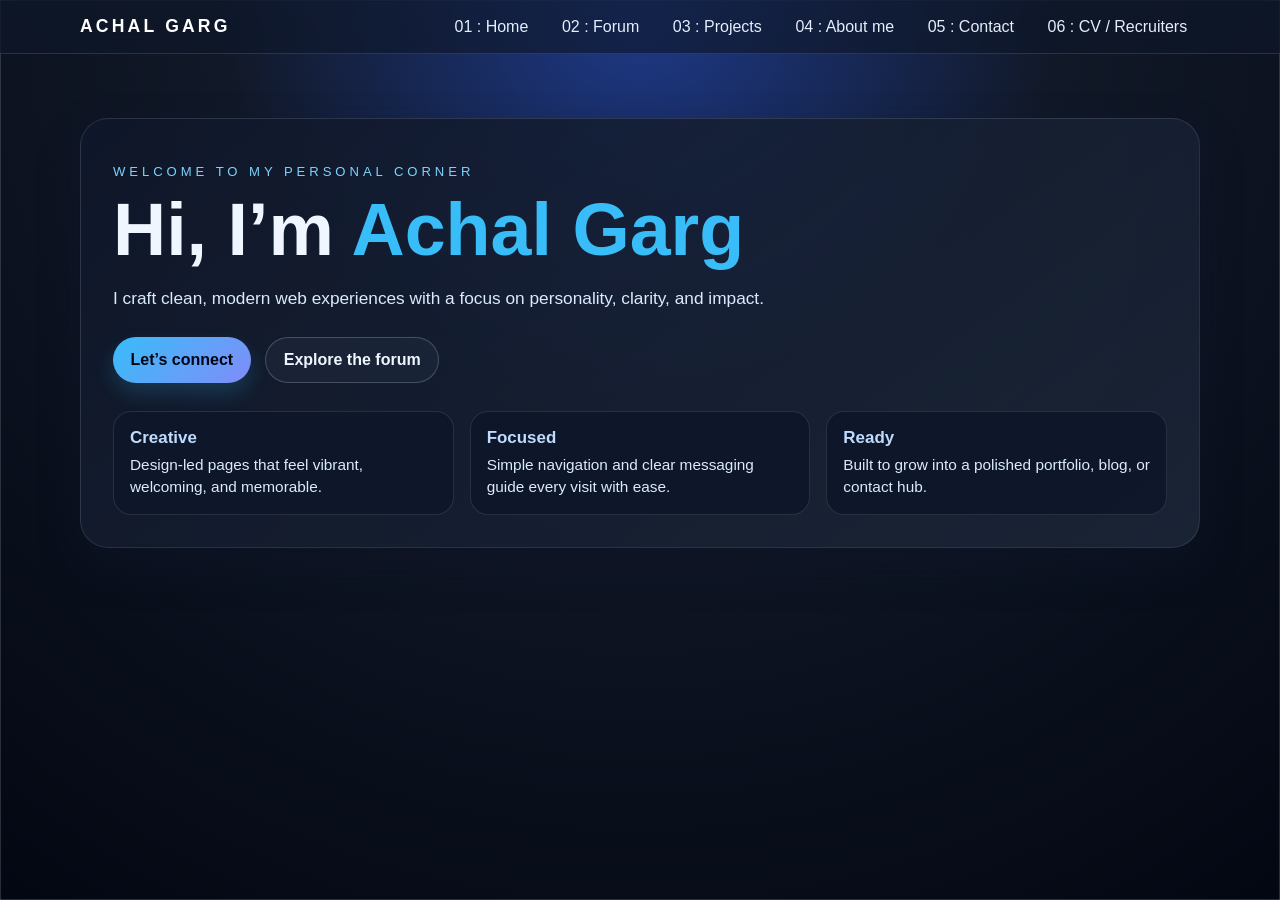
<file: templates/index.html>
<!DOCTYPE html>
<html lang="en">

<head>
  <meta charset="UTF-8">
  <meta name="viewport" content="width=device-width, initial-scale=1.0">
  <meta name="robots" content="index, follow">
  <title>Achal Garg | Creative Developer</title>
  <link rel="stylesheet" type="text/css" href="../static/style.css">
  <link rel="shortcut icon" href="{{ url_for('static', filename='iconlight.ico') }}">
</head>

<body>
  <div id="site-border-left"></div>
  <div id="site-border-right"></div>
  <div id="site-border-top"></div>
  <div id="site-border-bottom"></div>

  <header class="site-header">
    <nav class="nav-shell">
      <a class="brand" href="./index.html">Achal Garg</a>
      <ul class="nav-links">
        <li><a href="./index.html">01 : Home</a></li>
        <li><a href="./forum.html">02 : Forum</a></li>
        <li><a href="./projects.html">03 : Projects</a></li>
        <li><a href="./world.html">04 : About me</a></li>
        <li><a href="./contact.html">05 : Contact</a></li>
        <li><a href="./cv.html">06 : CV / Recruiters</a></li>
      </ul>
    </nav>
  </header>

  <main class="hero-page">
    <section class="hero-card">
      <p class="eyebrow">Welcome to my personal corner</p>
      <h1>Hi, I’m <span>Achal Garg</span></h1>
      <p class="lead">I craft clean, modern web experiences with a focus on personality, clarity, and impact.</p>

      <div class="hero-actions">
        <a class="btn btn-primary" href="./contact.html">Let’s connect</a>
        <a class="btn btn-secondary" href="./forum.html">Explore the forum</a>
      </div>

      <div class="feature-grid">
        <article class="mini-card">
          <h2>Creative</h2>
          <p>Design-led pages that feel vibrant, welcoming, and memorable.</p>
        </article>
        <article class="mini-card">
          <h2>Focused</h2>
          <p>Simple navigation and clear messaging guide every visit with ease.</p>
        </article>
        <article class="mini-card">
          <h2>Ready</h2>
          <p>Built to grow into a polished portfolio, blog, or contact hub.</p>
        </article>
      </div>
    </section>
  </main>

  <script src="../static/script.js"></script>
</body>

</html>
</file>
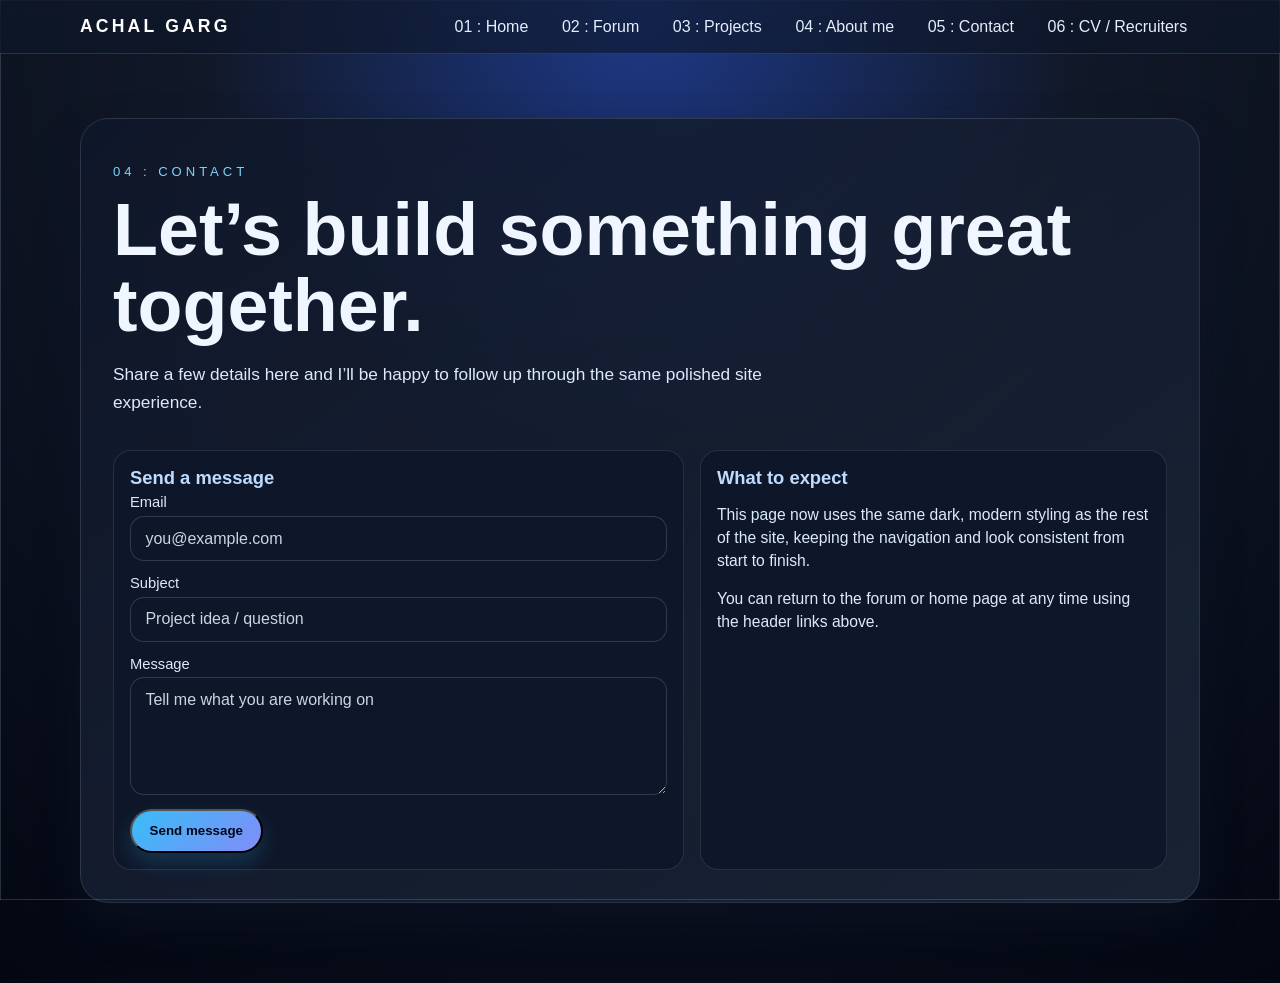
<file: templates/contact.html>
<!DOCTYPE html>
<html lang="en">

<head>
  <meta charset="UTF-8">
  <meta name="viewport" content="width=device-width, initial-scale=1.0">
  <meta name="robots" content="index, follow">
  <title>Achal Garg | Contact</title>
  <link rel="stylesheet" type="text/css" href="../static/style.css">
  <link rel="shortcut icon" href="{{ url_for('static', filename='iconlight.ico') }}">
</head>

<body>
  <div id="site-border-left"></div>
  <div id="site-border-right"></div>
  <div id="site-border-top"></div>
  <div id="site-border-bottom"></div>

  <header class="site-header">
    <nav class="nav-shell">
      <a class="brand" href="./index.html">Achal Garg</a>
      <ul class="nav-links">
        <li><a href="./index.html">01 : Home</a></li>
        <li><a href="./forum.html">02 : Forum</a></li>
        <li><a href="./projects.html">03 : Projects</a></li>
        <li><a href="./world.html">04 : About me</a></li>
        <li><a href="./contact.html">05 : Contact</a></li>
        <li><a href="./cv.html">06 : CV / Recruiters</a></li>
      </ul>
    </nav>
  </header>

  <main class="hero-page">
    <section class="hero-card contact-card">
      <div>
        <p class="eyebrow">04 : Contact</p>
        <h1>Let’s build something great together.</h1>
        <p class="lead">Share a few details here and I’ll be happy to follow up through the same polished site
          experience.</p>
      </div>

      <div class="contact-grid">
        <form action="submit_form" method="post" class="form-panel">
          <h2>Send a message</h2>
          <div class="field-group">
            <label for="email">Email</label>
            <input name="email" type="email" id="email" placeholder="you@example.com" required>
          </div>
          <div class="field-group">
            <label for="subject">Subject</label>
            <input name="subject" type="text" id="subject" placeholder="Project idea / question" required>
          </div>
          <div class="field-group">
            <label for="message">Message</label>
            <textarea name="message" id="message" rows="5" placeholder="Tell me what you are working on"
              required></textarea>
          </div>
          <button type="submit" class="btn btn-primary">Send message</button>
        </form>

        <aside class="info-panel">
          <h2>What to expect</h2>
          <p class="note-text">This page now uses the same dark, modern styling as the rest of the site, keeping the
            navigation and look consistent from start to finish.</p>
          <p class="note-text">You can return to the forum or home page at any time using the header links above.</p>
        </aside>
      </div>
    </section>
  </main>

  <script src="../static/script.js"></script>
</body>

</html>
</file>
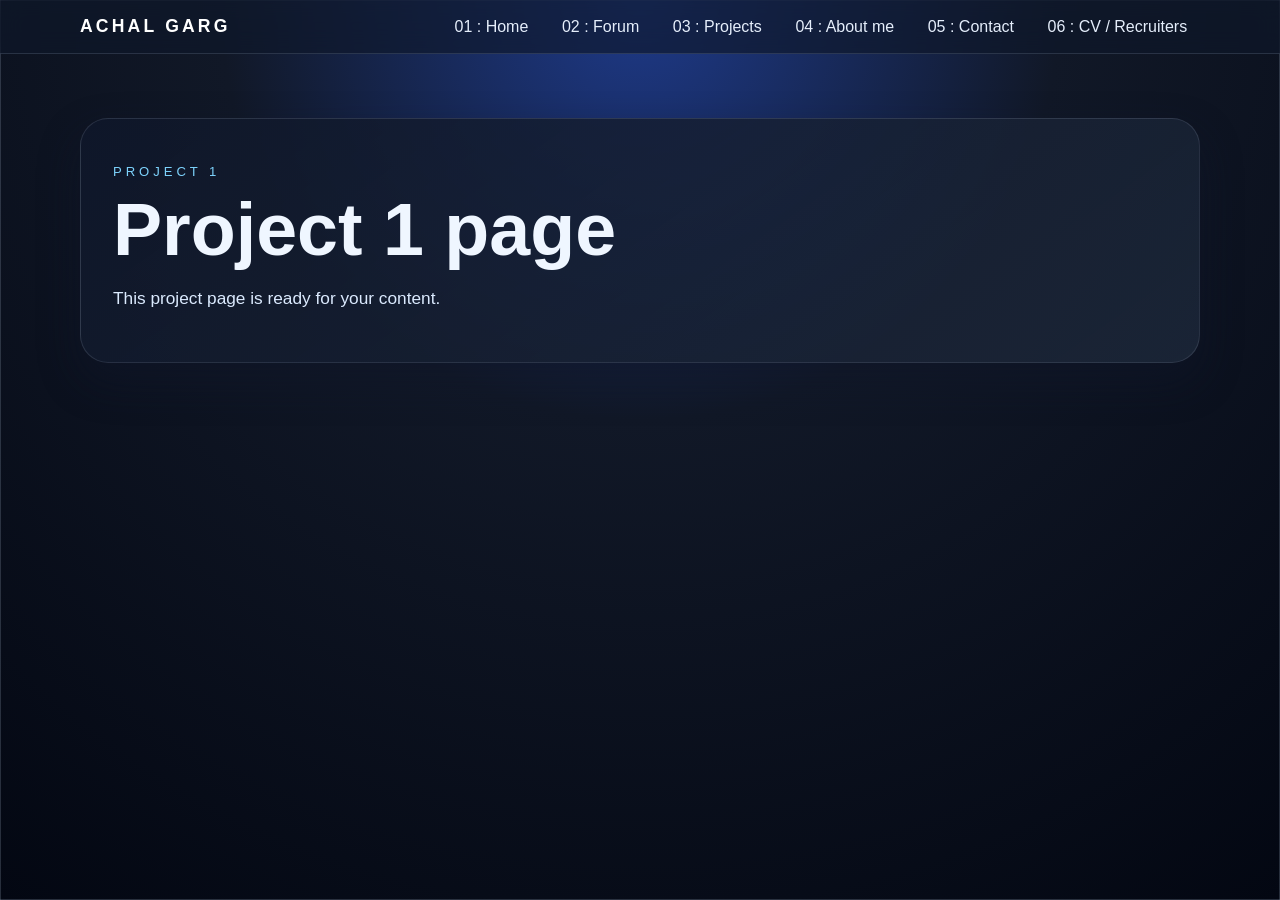
<file: templates/project1.html>
<!DOCTYPE html>
<html lang="en">

<head>
    <meta charset="UTF-8">
    <meta name="viewport" content="width=device-width, initial-scale=1.0">
    <title>Project 1 | Achal Garg</title>
    <link rel="stylesheet" type="text/css" href="../static/style.css">
    <link rel="shortcut icon" href="{{ url_for('static', filename='iconlight.ico') }}">
</head>

<body>
    <div id="site-border-left"></div>
    <div id="site-border-right"></div>
    <div id="site-border-top"></div>
    <div id="site-border-bottom"></div>

    <header class="site-header">
        <nav class="nav-shell">
            <a class="brand" href="./index.html">Achal Garg</a>
            <ul class="nav-links">
                <li><a href="./index.html">01 : Home</a></li>
                <li><a href="./forum.html">02 : Forum</a></li>
                <li><a href="./projects.html">03 : Projects</a></li>
                <li><a href="./world.html">04 : About me</a></li>
                <li><a href="./contact.html">05 : Contact</a></li>
                <li><a href="./cv.html">06 : CV / Recruiters</a></li>
            </ul>
        </nav>
    </header>

    <main class="hero-page">
        <section class="hero-card">
            <p class="eyebrow">Project 1</p>
            <h1>Project 1 page</h1>
            <p class="lead">This project page is ready for your content.</p>
        </section>
    </main>
</body>

</html>
</file>
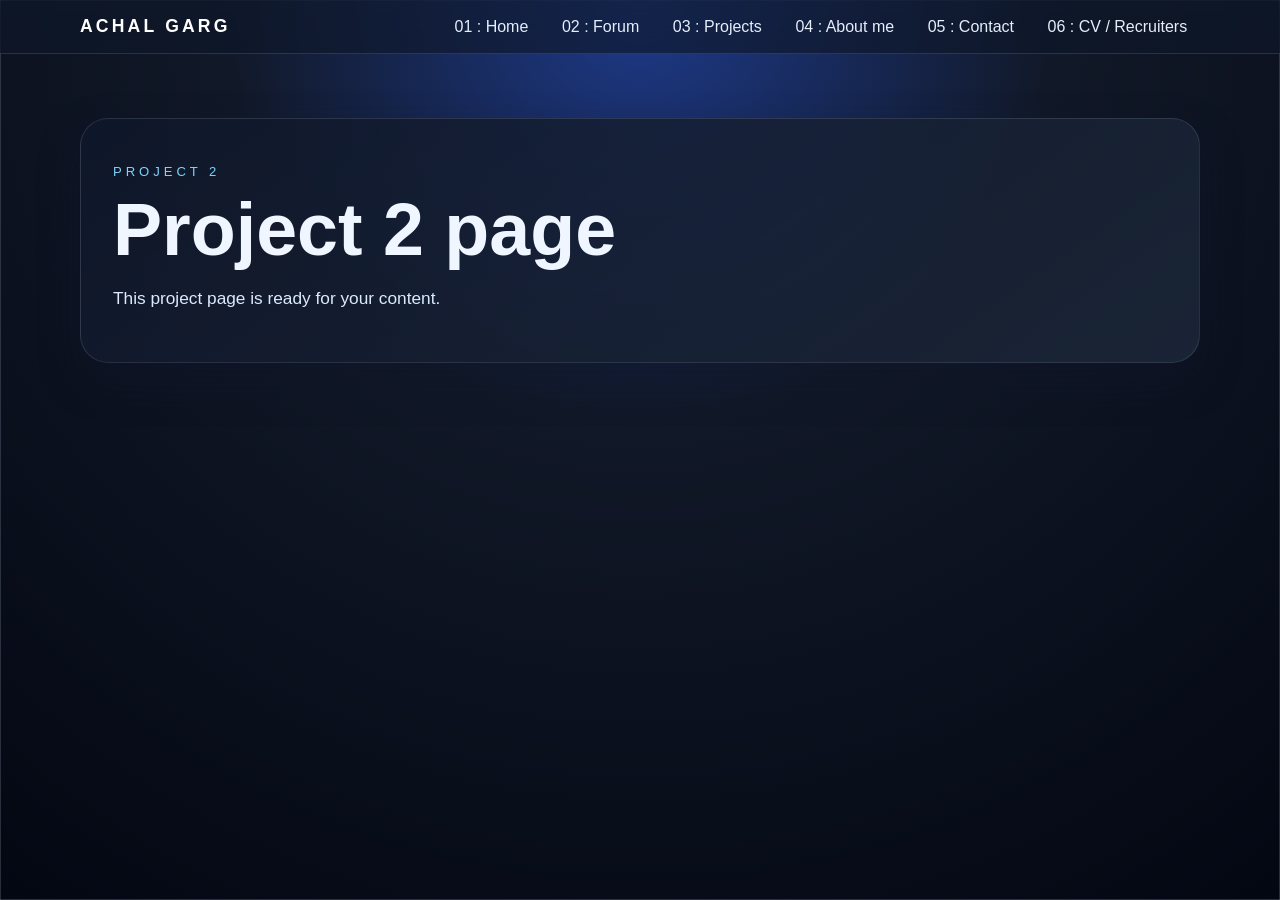
<file: templates/project2.html>
<!DOCTYPE html>
<html lang="en">

<head>
    <meta charset="UTF-8">
    <meta name="viewport" content="width=device-width, initial-scale=1.0">
    <title>Project 2 | Achal Garg</title>
    <link rel="stylesheet" type="text/css" href="../static/style.css">
    <link rel="shortcut icon" href="{{ url_for('static', filename='iconlight.ico') }}">
</head>

<body>
    <div id="site-border-left"></div>
    <div id="site-border-right"></div>
    <div id="site-border-top"></div>
    <div id="site-border-bottom"></div>

    <header class="site-header">
        <nav class="nav-shell">
            <a class="brand" href="./index.html">Achal Garg</a>
            <ul class="nav-links">
                <li><a href="./index.html">01 : Home</a></li>
                <li><a href="./forum.html">02 : Forum</a></li>
                <li><a href="./projects.html">03 : Projects</a></li>
                <li><a href="./world.html">04 : About me</a></li>
                <li><a href="./contact.html">05 : Contact</a></li>
                <li><a href="./cv.html">06 : CV / Recruiters</a></li>
            </ul>
        </nav>
    </header>

    <main class="hero-page">
        <section class="hero-card">
            <p class="eyebrow">Project 2</p>
            <h1>Project 2 page</h1>
            <p class="lead">This project page is ready for your content.</p>
        </section>
    </main>
</body>

</html>
</file>
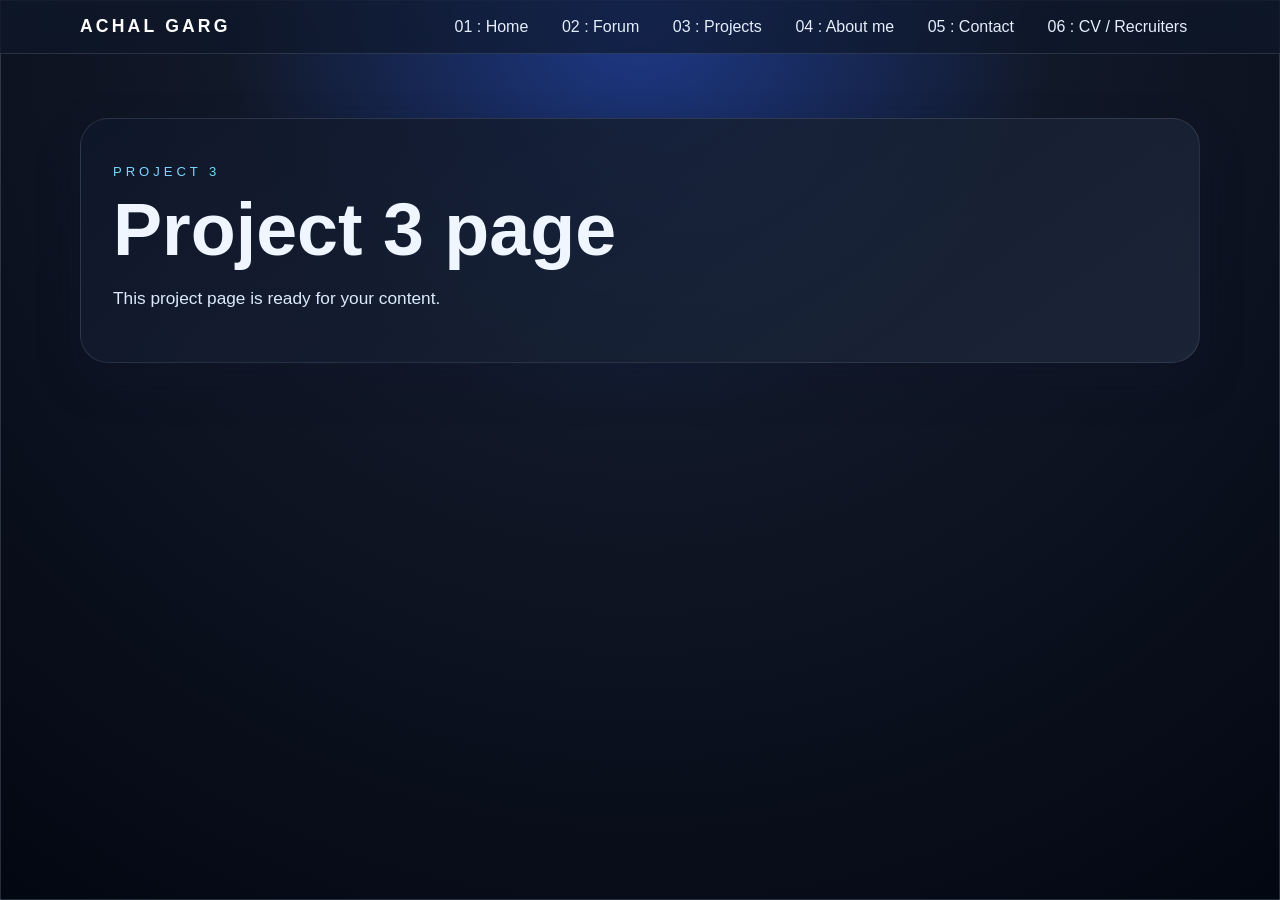
<file: templates/project3.html>
<!DOCTYPE html>
<html lang="en">

<head>
    <meta charset="UTF-8">
    <meta name="viewport" content="width=device-width, initial-scale=1.0">
    <title>Project 3 | Achal Garg</title>
    <link rel="stylesheet" type="text/css" href="../static/style.css">
    <link rel="shortcut icon" href="{{ url_for('static', filename='iconlight.ico') }}">
</head>

<body>
    <div id="site-border-left"></div>
    <div id="site-border-right"></div>
    <div id="site-border-top"></div>
    <div id="site-border-bottom"></div>

    <header class="site-header">
        <nav class="nav-shell">
            <a class="brand" href="./index.html">Achal Garg</a>
            <ul class="nav-links">
                <li><a href="./index.html">01 : Home</a></li>
                <li><a href="./forum.html">02 : Forum</a></li>
                <li><a href="./projects.html">03 : Projects</a></li>
                <li><a href="./world.html">04 : About me</a></li>
                <li><a href="./contact.html">05 : Contact</a></li>
                <li><a href="./cv.html">06 : CV / Recruiters</a></li>
            </ul>
        </nav>
    </header>

    <main class="hero-page">
        <section class="hero-card">
            <p class="eyebrow">Project 3</p>
            <h1>Project 3 page</h1>
            <p class="lead">This project page is ready for your content.</p>
        </section>
    </main>
</body>

</html>
</file>
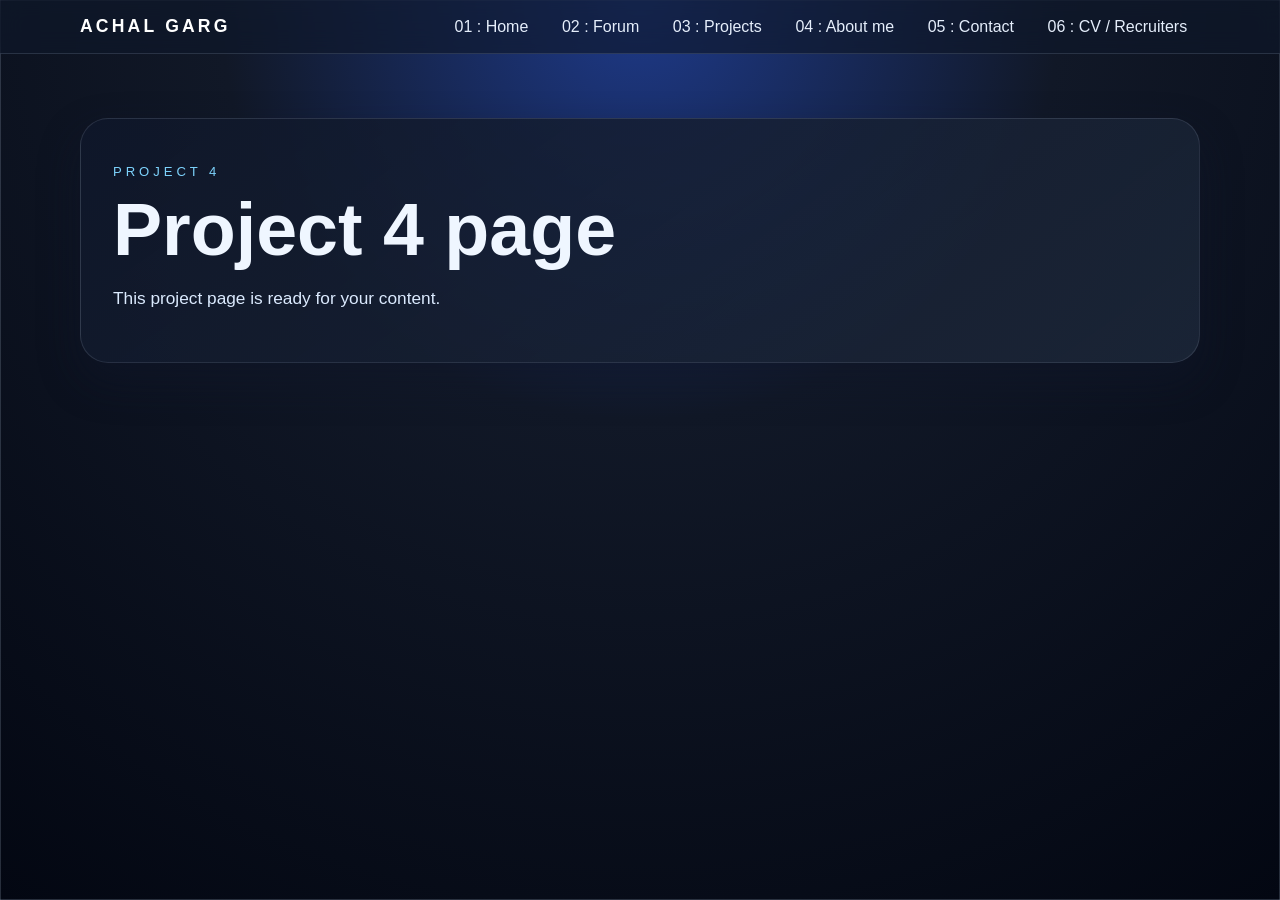
<file: templates/project4.html>
<!DOCTYPE html>
<html lang="en">

<head>
    <meta charset="UTF-8">
    <meta name="viewport" content="width=device-width, initial-scale=1.0">
    <title>Project 4 | Achal Garg</title>
    <link rel="stylesheet" type="text/css" href="../static/style.css">
    <link rel="shortcut icon" href="{{ url_for('static', filename='iconlight.ico') }}">
</head>

<body>
    <div id="site-border-left"></div>
    <div id="site-border-right"></div>
    <div id="site-border-top"></div>
    <div id="site-border-bottom"></div>

    <header class="site-header">
        <nav class="nav-shell">
            <a class="brand" href="./index.html">Achal Garg</a>
            <ul class="nav-links">
                <li><a href="./index.html">01 : Home</a></li>
                <li><a href="./forum.html">02 : Forum</a></li>
                <li><a href="./projects.html">03 : Projects</a></li>
                <li><a href="./world.html">04 : About me</a></li>
                <li><a href="./contact.html">05 : Contact</a></li>
                <li><a href="./cv.html">06 : CV / Recruiters</a></li>
            </ul>
        </nav>
    </header>

    <main class="hero-page">
        <section class="hero-card">
            <p class="eyebrow">Project 4</p>
            <h1>Project 4 page</h1>
            <p class="lead">This project page is ready for your content.</p>
        </section>
    </main>
</body>

</html>
</file>
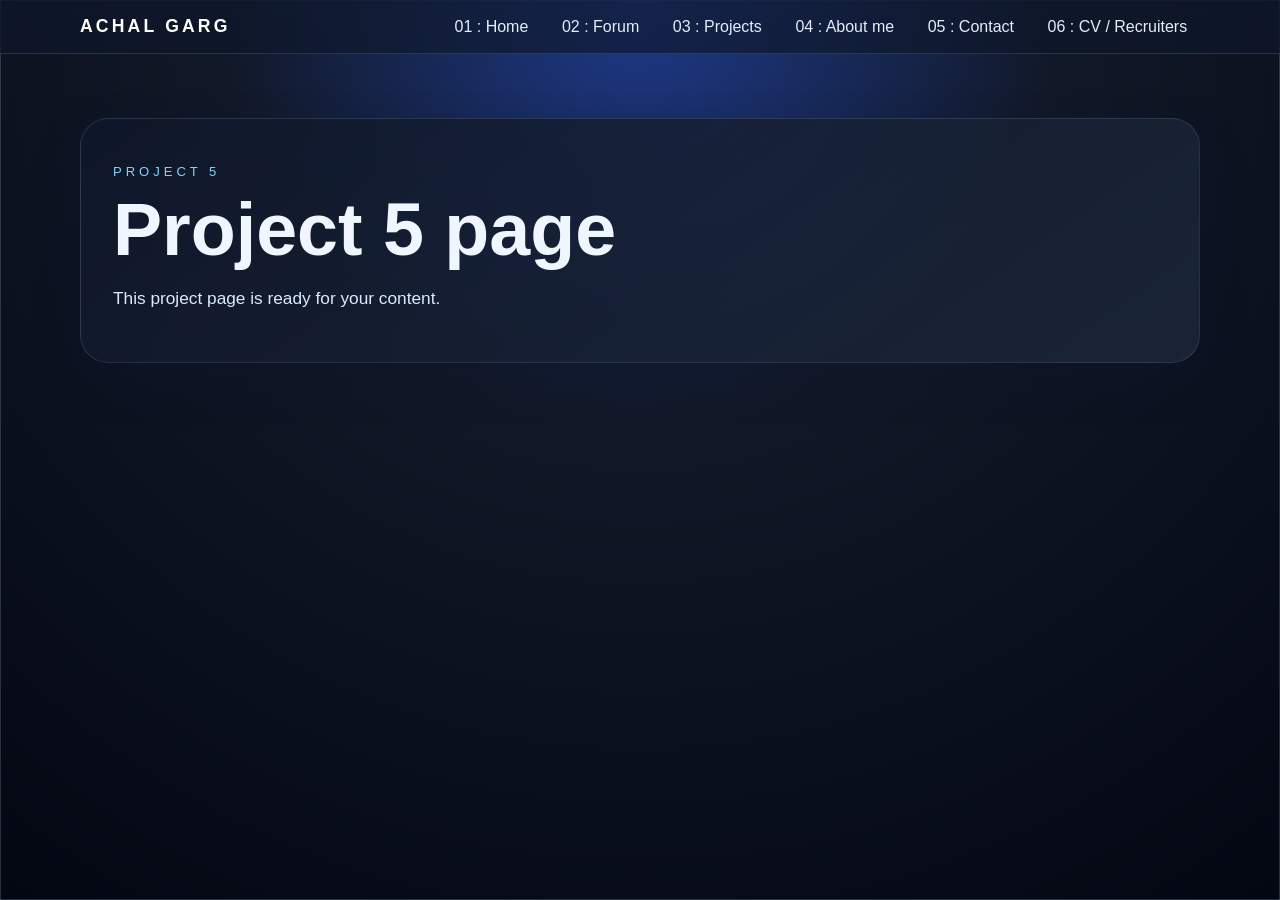
<file: templates/project5.html>
<!DOCTYPE html>
<html lang="en">

<head>
    <meta charset="UTF-8">
    <meta name="viewport" content="width=device-width, initial-scale=1.0">
    <title>Project 5 | Achal Garg</title>
    <link rel="stylesheet" type="text/css" href="../static/style.css">
    <link rel="shortcut icon" href="{{ url_for('static', filename='iconlight.ico') }}">
</head>

<body>
    <div id="site-border-left"></div>
    <div id="site-border-right"></div>
    <div id="site-border-top"></div>
    <div id="site-border-bottom"></div>

    <header class="site-header">
        <nav class="nav-shell">
            <a class="brand" href="./index.html">Achal Garg</a>
            <ul class="nav-links">
                <li><a href="./index.html">01 : Home</a></li>
                <li><a href="./forum.html">02 : Forum</a></li>
                <li><a href="./projects.html">03 : Projects</a></li>
                <li><a href="./world.html">04 : About me</a></li>
                <li><a href="./contact.html">05 : Contact</a></li>
                <li><a href="./cv.html">06 : CV / Recruiters</a></li>
            </ul>
        </nav>
    </header>

    <main class="hero-page">
        <section class="hero-card">
            <p class="eyebrow">Project 5</p>
            <h1>Project 5 page</h1>
            <p class="lead">This project page is ready for your content.</p>
        </section>
    </main>
</body>

</html>
</file>
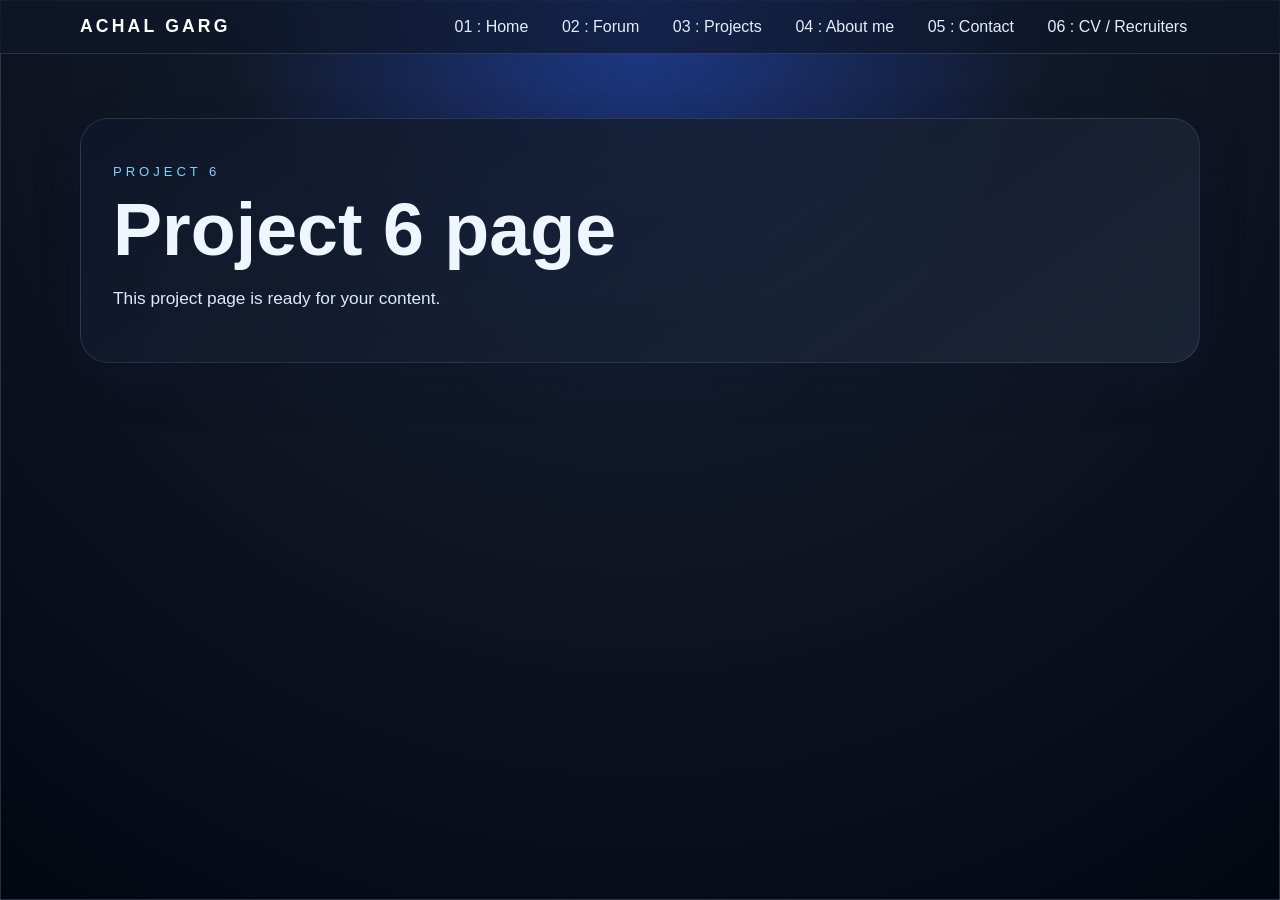
<file: templates/project6.html>
<!DOCTYPE html>
<html lang="en">

<head>
    <meta charset="UTF-8">
    <meta name="viewport" content="width=device-width, initial-scale=1.0">
    <title>Project 6 | Achal Garg</title>
    <link rel="stylesheet" type="text/css" href="../static/style.css">
    <link rel="shortcut icon" href="{{ url_for('static', filename='iconlight.ico') }}">
</head>

<body>
    <div id="site-border-left"></div>
    <div id="site-border-right"></div>
    <div id="site-border-top"></div>
    <div id="site-border-bottom"></div>

    <header class="site-header">
        <nav class="nav-shell">
            <a class="brand" href="./index.html">Achal Garg</a>
            <ul class="nav-links">
                <li><a href="./index.html">01 : Home</a></li>
                <li><a href="./forum.html">02 : Forum</a></li>
                <li><a href="./projects.html">03 : Projects</a></li>
                <li><a href="./world.html">04 : About me</a></li>
                <li><a href="./contact.html">05 : Contact</a></li>
                <li><a href="./cv.html">06 : CV / Recruiters</a></li>
            </ul>
        </nav>
    </header>

    <main class="hero-page">
        <section class="hero-card">
            <p class="eyebrow">Project 6</p>
            <h1>Project 6 page</h1>
            <p class="lead">This project page is ready for your content.</p>
        </section>
    </main>
</body>

</html>
</file>
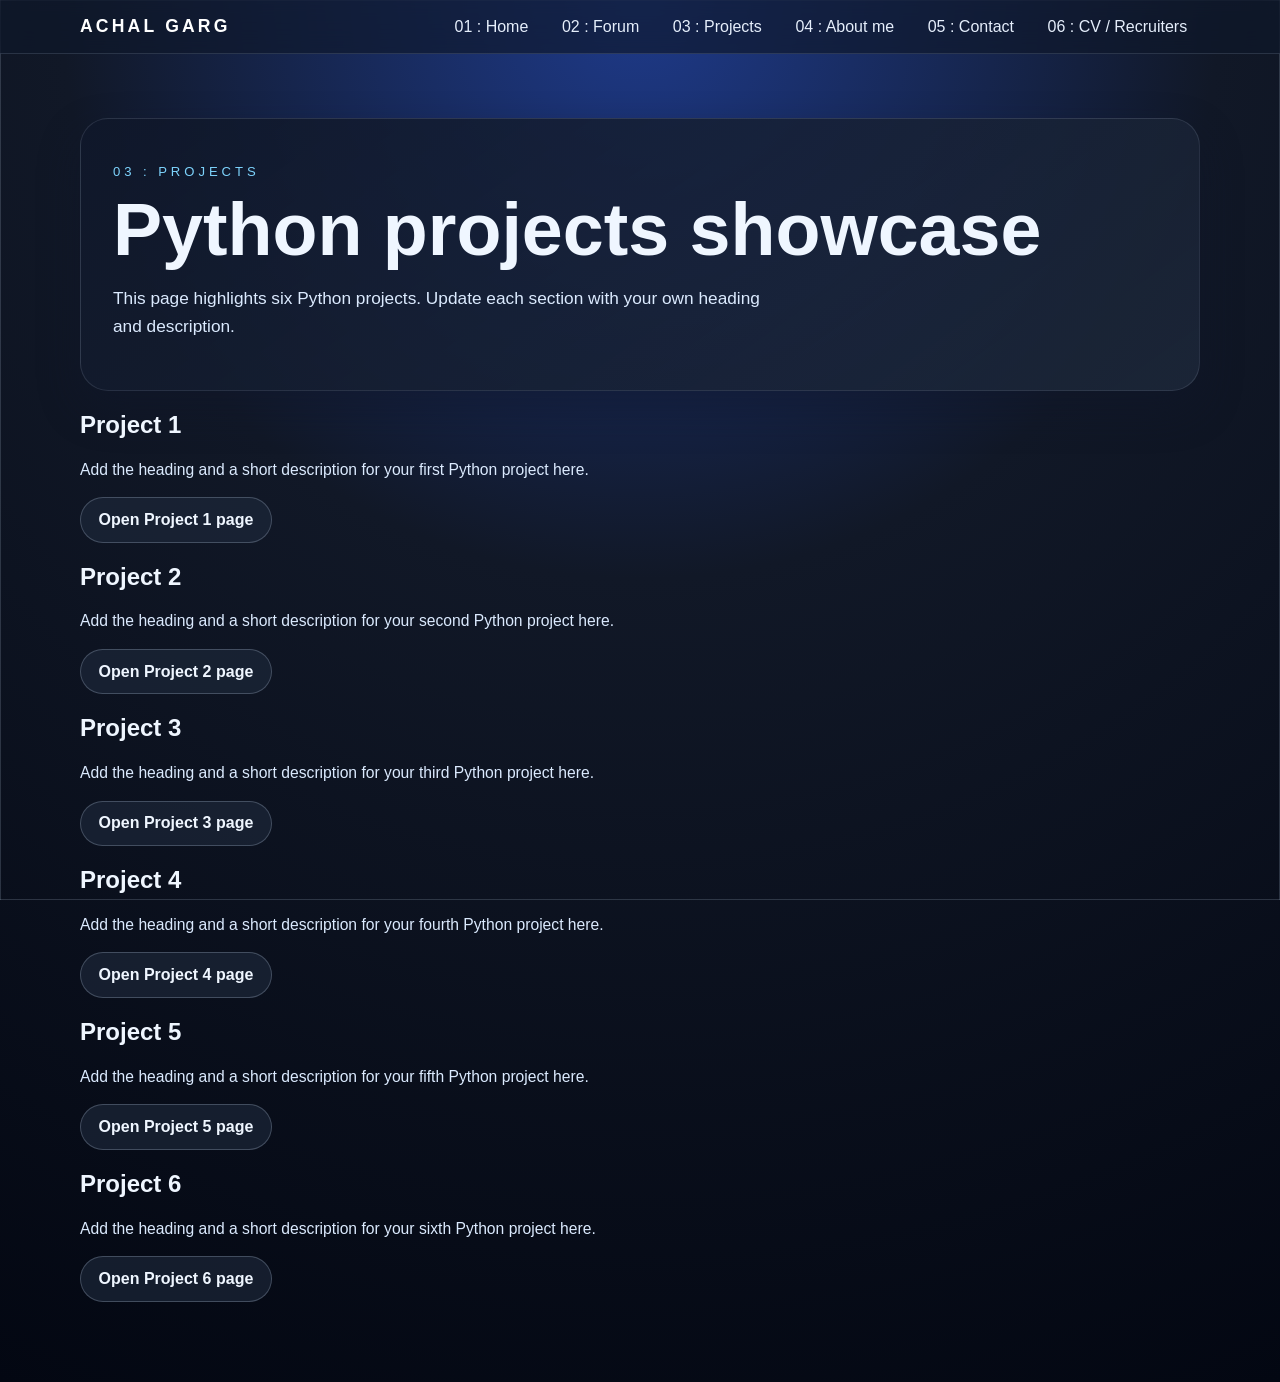
<file: templates/projects.html>
<!DOCTYPE html>
<html lang="en">

<head>
    <meta charset="UTF-8">
    <meta name="viewport" content="width=device-width, initial-scale=1.0">
    <meta name="robots" content="index, follow">
    <title>Projects | Achal Garg</title>
    <link rel="stylesheet" type="text/css" href="../static/style.css">
    <link rel="shortcut icon" href="{{ url_for('static', filename='iconlight.ico') }}">
</head>

<body>
    <div id="site-border-left"></div>
    <div id="site-border-right"></div>
    <div id="site-border-top"></div>
    <div id="site-border-bottom"></div>

    <header class="site-header">
        <nav class="nav-shell">
            <a class="brand" href="./index.html">Achal Garg</a>
            <ul class="nav-links">
                <li><a href="./index.html">01 : Home</a></li>
                <li><a href="./forum.html">02 : Forum</a></li>
                <li><a href="./projects.html">03 : Projects</a></li>
                <li><a href="./world.html">04 : About me</a></li>
                <li><a href="./contact.html">05 : Contact</a></li>
                <li><a href="./cv.html">06 : CV / Recruiters</a></li>
            </ul>
        </nav>
    </header>

    <main class="hero-page">
        <section class="hero-card">
            <p class="eyebrow">03 : Projects</p>
            <h1>Python projects showcase</h1>
            <p class="lead">This page highlights six Python projects. Update each section with your own heading and
                description.</p>
        </section>

        <section class="projects-grid">
            <article class="project-card">
                <h2>Project 1</h2>
                <p class="note-text">Add the heading and a short description for your first Python project here.</p>
                <a class="btn btn-secondary" href="./project1.html">Open Project 1 page</a>
            </article>
            <article class="project-card">
                <h2>Project 2</h2>
                <p class="note-text">Add the heading and a short description for your second Python project here.</p>
                <a class="btn btn-secondary" href="./project2.html">Open Project 2 page</a>
            </article>
            <article class="project-card">
                <h2>Project 3</h2>
                <p class="note-text">Add the heading and a short description for your third Python project here.</p>
                <a class="btn btn-secondary" href="./project3.html">Open Project 3 page</a>
            </article>
            <article class="project-card">
                <h2>Project 4</h2>
                <p class="note-text">Add the heading and a short description for your fourth Python project here.</p>
                <a class="btn btn-secondary" href="./project4.html">Open Project 4 page</a>
            </article>
            <article class="project-card">
                <h2>Project 5</h2>
                <p class="note-text">Add the heading and a short description for your fifth Python project here.</p>
                <a class="btn btn-secondary" href="./project5.html">Open Project 5 page</a>
            </article>
            <article class="project-card">
                <h2>Project 6</h2>
                <p class="note-text">Add the heading and a short description for your sixth Python project here.</p>
                <a class="btn btn-secondary" href="./project6.html">Open Project 6 page</a>
            </article>
        </section>
    </main>

    <script src="../static/script.js"></script>
</body>

</html>
</file>
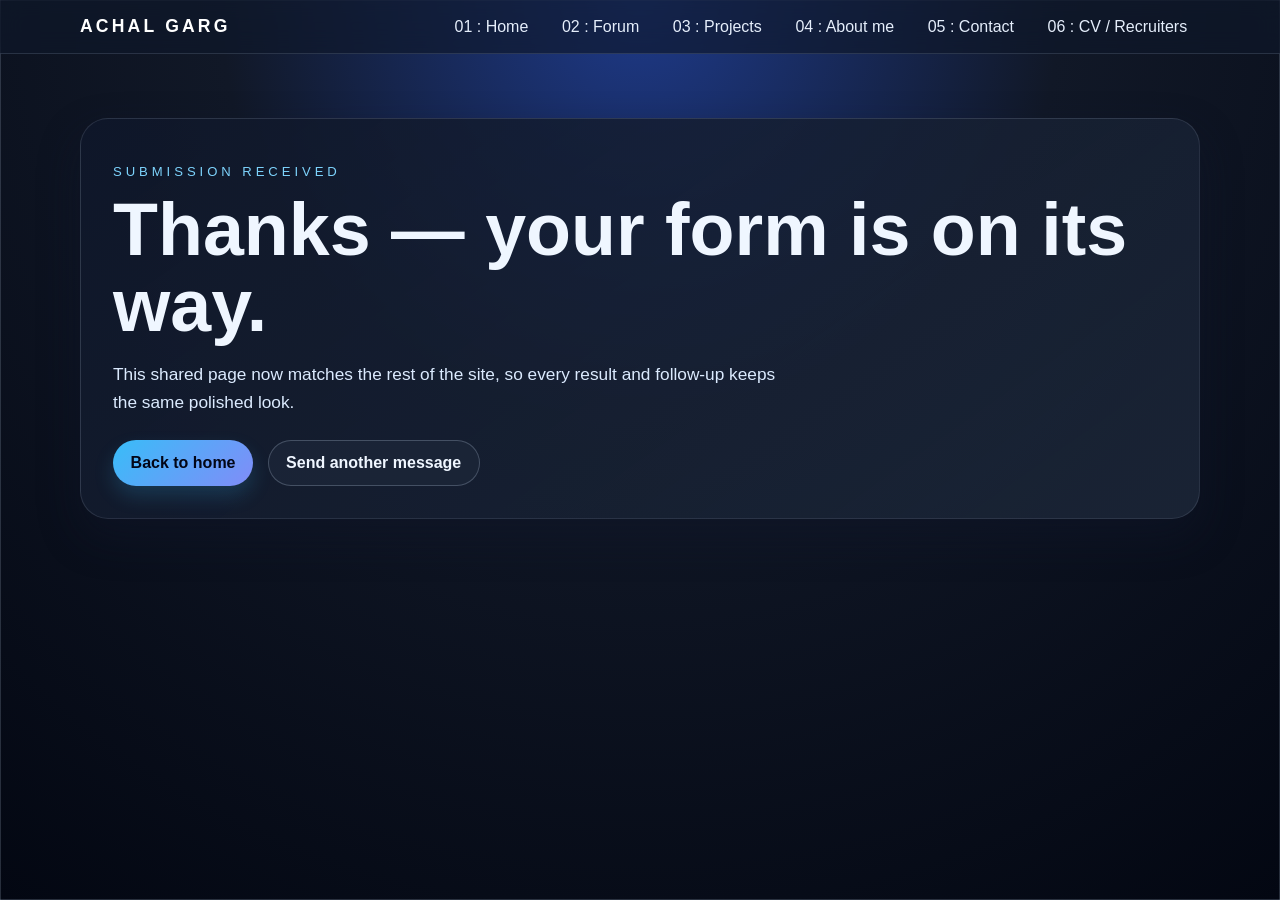
<file: templates/world.html>
<!DOCTYPE html>
<html lang="en">

<head>
  <meta charset="UTF-8">
  <meta name="viewport" content="width=device-width, initial-scale=1.0">
  <meta name="robots" content="index, follow">
  <title>Achal Garg | Submission Confirmed</title>
  <link rel="stylesheet" type="text/css" href="../static/style.css">
  <link rel="shortcut icon" href="{{ url_for('static', filename='iconlight.ico') }}">
</head>

<body>
  <div id="site-border-left"></div>
  <div id="site-border-right"></div>
  <div id="site-border-top"></div>
  <div id="site-border-bottom"></div>

  <header class="site-header">
    <nav class="nav-shell">
      <a class="brand" href="./index.html">Achal Garg</a>
      <ul class="nav-links">
        <li><a href="./index.html">01 : Home</a></li>
        <li><a href="./forum.html">02 : Forum</a></li>
        <li><a href="./projects.html">03 : Projects</a></li>
        <li><a href="./world.html">04 : About me</a></li>
        <li><a href="./contact.html">05 : Contact</a></li>
        <li><a href="./cv.html">06 : CV / Recruiters</a></li>
      </ul>
    </nav>
  </header>

  <main class="hero-page">
    <section class="hero-card">
      <p class="eyebrow">Submission received</p>
      <h1>Thanks — your form is on its way.</h1>
      <p class="lead">This shared page now matches the rest of the site, so every result and follow-up keeps the same
        polished look.</p>
      <div class="hero-actions">
        <a class="btn btn-primary" href="./index.html">Back to home</a>
        <a class="btn btn-secondary" href="./contact.html">Send another message</a>
      </div>
    </section>
  </main>

  <script src="../static/script.js"></script>
</body>

</html>
</file>
<file: static/style.css>
* {
    box-sizing: border-box;
}

body {
    margin: 0;
    min-height: 100vh;
    font-family: Arial, Helvetica, sans-serif;
    color: #eff6ff;
    background:
        radial-gradient(circle at top, #1e3a8a 0%, #111827 38%, #030712 100%);
}

#site-border-left,
#site-border-right,
#site-border-top,
#site-border-bottom {
    position: fixed;
    background: rgba(148, 163, 184, 0.25);
    z-index: 5;
}

#site-border-left {
    left: 0;
    top: 0;
    bottom: 0;
    width: 1px;
}

#site-border-right {
    right: 0;
    top: 0;
    bottom: 0;
    width: 1px;
}

#site-border-top {
    top: 0;
    left: 0;
    right: 0;
    height: 1px;
}

#site-border-bottom {
    bottom: 0;
    left: 0;
    right: 0;
    height: 1px;
}

.site-header {
    position: sticky;
    top: 0;
    z-index: 10;
    backdrop-filter: blur(12px);
    background: rgba(15, 23, 42, 0.65);
    border-bottom: 1px solid rgba(148, 163, 184, 0.2);
}

.nav-shell {
    width: min(1120px, calc(100% - 2rem));
    margin: 0 auto;
    display: flex;
    align-items: center;
    justify-content: space-between;
    gap: 1rem;
    padding: 1rem 0;
}

.brand {
    color: #fff;
    text-decoration: none;
    font-size: 1.1rem;
    font-weight: 700;
    letter-spacing: 0.18em;
    text-transform: uppercase;
}

.nav-links {
    display: flex;
    flex-wrap: wrap;
    gap: 0.5rem;
    list-style: none;
    margin: 0;
    padding: 0;
}

.nav-links a {
    color: #e5eefb;
    text-decoration: none;
    padding: 0.55rem 0.8rem;
    border-radius: 999px;
    transition: background 0.2s ease, color 0.2s ease;
}

.nav-links a:hover {
    background: rgba(56, 189, 248, 0.12);
    color: #fff;
}

.hero-page {
    width: min(1120px, calc(100% - 2rem));
    margin: 0 auto;
    padding: 4rem 0 5rem;
}

.hero-card {
    background: linear-gradient(145deg, rgba(15, 23, 42, 0.88), rgba(30, 41, 59, 0.78));
    border: 1px solid rgba(148, 163, 184, 0.18);
    border-radius: 28px;
    box-shadow: 0 18px 40px rgba(15, 23, 42, 0.45);
    padding: 2rem;
}

.eyebrow {
    text-transform: uppercase;
    letter-spacing: 0.3em;
    font-size: 0.82rem;
    color: #7dd3fc;
}

.hero-card h1 {
    margin: 0.35rem 0 0.65rem;
    font-size: clamp(2.8rem, 8vw, 4.6rem);
    line-height: 1.03;
}

.hero-card h1 span {
    color: #38bdf8;
}

.lead {
    max-width: 680px;
    color: #dbeafe;
    font-size: 1.08rem;
    line-height: 1.6;
}

.hero-actions {
    display: flex;
    flex-wrap: wrap;
    gap: 0.9rem;
    margin-top: 1.5rem;
}

.btn {
    display: inline-flex;
    align-items: center;
    justify-content: center;
    border-radius: 999px;
    padding: 0.8rem 1.1rem;
    text-decoration: none;
    font-weight: 700;
    transition: transform 0.15s ease, box-shadow 0.15s ease;
}

.btn:hover {
    transform: translateY(-1px);
}

.btn-primary {
    background: linear-gradient(135deg, #38bdf8, #818cf8);
    color: #020617;
    box-shadow: 0 10px 20px rgba(56, 189, 248, 0.18);
}

.btn-secondary {
    color: #eff6ff;
    border: 1px solid rgba(148, 163, 184, 0.35);
    background: rgba(30, 41, 59, 0.65);
}

.feature-grid {
    display: grid;
    grid-template-columns: repeat(3, 1fr);
    gap: 1rem;
    margin-top: 1.8rem;
}

.mini-card {
    padding: 1rem;
    border-radius: 18px;
    background: rgba(15, 23, 42, 0.92);
    border: 1px solid rgba(148, 163, 184, 0.18);
}

.mini-card h2 {
    margin-top: 0;
    margin-bottom: 0.35rem;
    font-size: 1.06rem;
    color: #bfdbfe;
}

.mini-card p {
    margin: 0;
    color: #dbeafe;
    line-height: 1.45;
    font-size: 0.96rem;
}

@media (max-width: 900px) {
    .feature-grid {
        grid-template-columns: 1fr;
    }
}

@media (max-width: 700px) {
    .nav-shell {
        flex-direction: column;
        align-items: flex-start;
    }

    .nav-links {
        gap: 0.25rem;
    }

    .hero-card {
        padding: 1.2rem;
    }
}

.contact-card {
    display: grid;
    gap: 1rem;
}

.contact-grid {
    display: grid;
    grid-template-columns: 1.1fr 0.9fr;
    gap: 1rem;
}

.form-panel,
.info-panel {
    padding: 1rem;
    border-radius: 18px;
    background: rgba(15, 23, 42, 0.92);
    border: 1px solid rgba(148, 163, 184, 0.18);
}

.form-panel h2,
.info-panel h2 {
    margin-top: 0;
    margin-bottom: 0.35rem;
    font-size: 1.15rem;
    color: #bfdbfe;
}

.field-group {
    display: grid;
    gap: 0.35rem;
    margin-bottom: 0.85rem;
}

.field-group label {
    font-size: 0.92rem;
    color: #dbeafe;
}

input,
textarea {
    width: 100%;
    border: 1px solid rgba(148, 163, 184, 0.25);
    border-radius: 14px;
    background: rgba(15, 23, 42, 0.92);
    color: #eff6ff;
    padding: 0.8rem 0.9rem;
    font: inherit;
}

input::placeholder,
textarea::placeholder {
    color: #cbd5e1;
}

.note-text {
    color: #dbeafe;
    line-height: 1.45;
    font-size: 0.98rem;
}

.upload-section {
    margin-top: 1rem;
}

.upload-grid {
    display: grid;
    grid-template-columns: 1fr 1.1fr;
    gap: 1rem;
}

.upload-card,
.preview-card {
    padding: 1rem;
    border-radius: 18px;
    background: rgba(15, 23, 42, 0.92);
    border: 1px solid rgba(148, 163, 184, 0.18);
}

.upload-card h2,
.preview-card h2 {
    margin-top: 0;
    margin-bottom: 0.35rem;
    font-size: 1.15rem;
    color: #bfdbfe;
}

.upload-label {
    display: inline-block;
    margin-bottom: 0.5rem;
    color: #dbeafe;
    font-size: 0.95rem;
}

.preview-box {
    min-height: 240px;
    border-radius: 16px;
    border: 1px solid rgba(148, 163, 184, 0.18);
    background: rgba(15, 23, 42, 0.65);
    padding: 0.75rem;
    color: #eff6ff;
    overflow: auto;
}

.preview-box img,
.preview-box iframe {
    width: 100%;
    min-height: 220px;
    border: 0;
    border-radius: 12px;
}

.preview-note {
    color: #cbd5e1;
    font-size: 0.92rem;
    margin-top: 0.4rem;
}

.cv-grid {
    display: grid;
    grid-template-columns: 1.1fr 0.9fr;
    gap: 1rem;
    margin-top: 1rem;
}

.resume-section {
    display: grid;
    grid-template-columns: 1.1fr 0.9fr;
    gap: 1rem;
    margin-top: 1rem;
}

.resume-card {
    padding: 1rem;
    border-radius: 18px;
    background: rgba(15, 23, 42, 0.92);
    border: 1px solid rgba(148, 163, 184, 0.18);
}

.resume-card h2 {
    margin-top: 0;
    margin-bottom: 0.6rem;
    font-size: 1.12rem;
    color: #bfdbfe;
}

.timeline-item+.timeline-item {
    margin-top: 0.9rem;
    padding-top: 0.9rem;
    border-top: 1px solid rgba(148, 163, 184, 0.18);
}

.timeline-item h3 {
    margin-bottom: 0.2rem;
    font-size: 1rem;
    color: #eff6ff;
}

.timeline-meta {
    color: #7dd3fc;
    font-size: 0.92rem;
    margin-bottom: 0.35rem;
}

.cv-highlights {
    padding-left: 1rem;
}

.tag-list {
    display: flex;
    flex-wrap: wrap;
    gap: 0.5rem;
    margin-top: 0.6rem;
}

.tag-list span {
    border-radius: 999px;
    padding: 0.35rem 0.6rem;
    background: rgba(56, 189, 248, 0.12);
    color: #e0f2fe;
    border: 1px solid rgba(56, 189, 248, 0.25);
    font-size: 0.9rem;
}

@media (max-width: 900px) {

    .contact-grid,
    .upload-grid {
        grid-template-columns: 1fr;
    }
}

@media (max-width: 900px) {
    .contact-grid {
        grid-template-columns: 1fr;
    }
}
</file>
